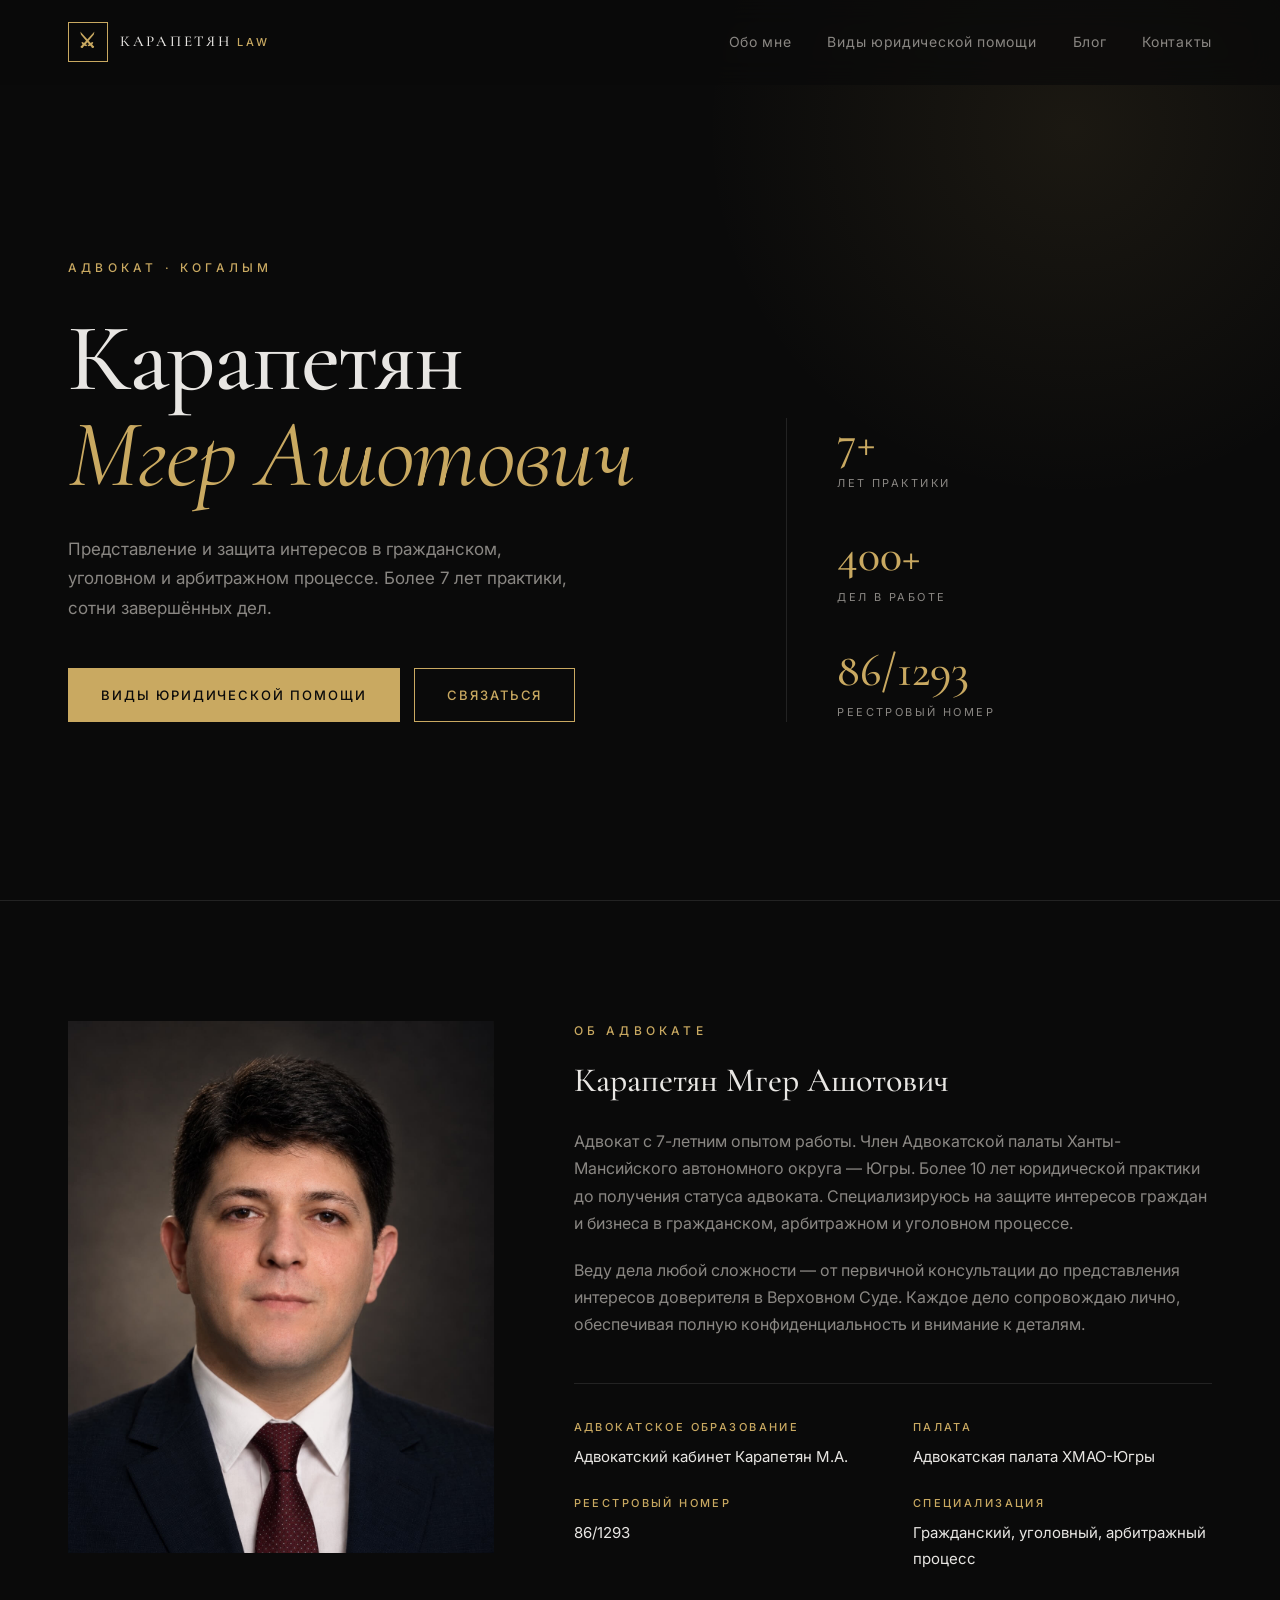
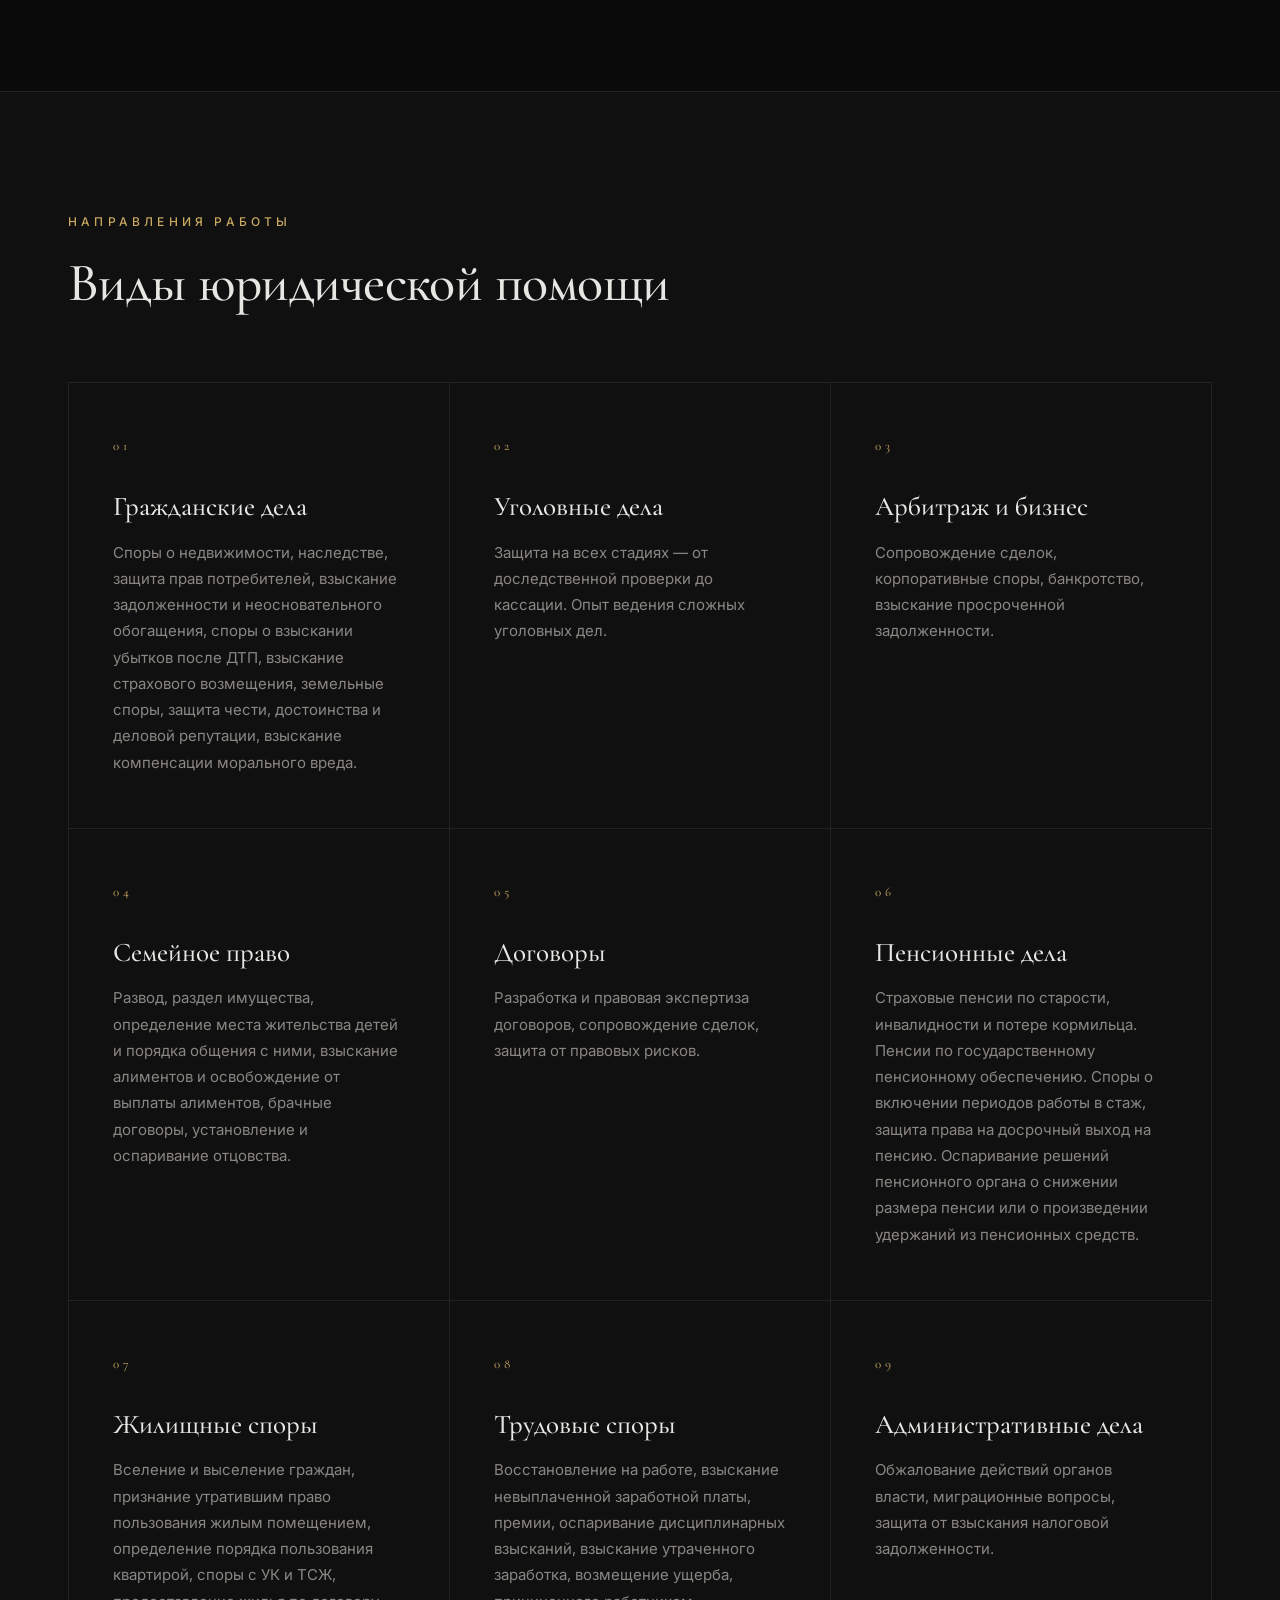
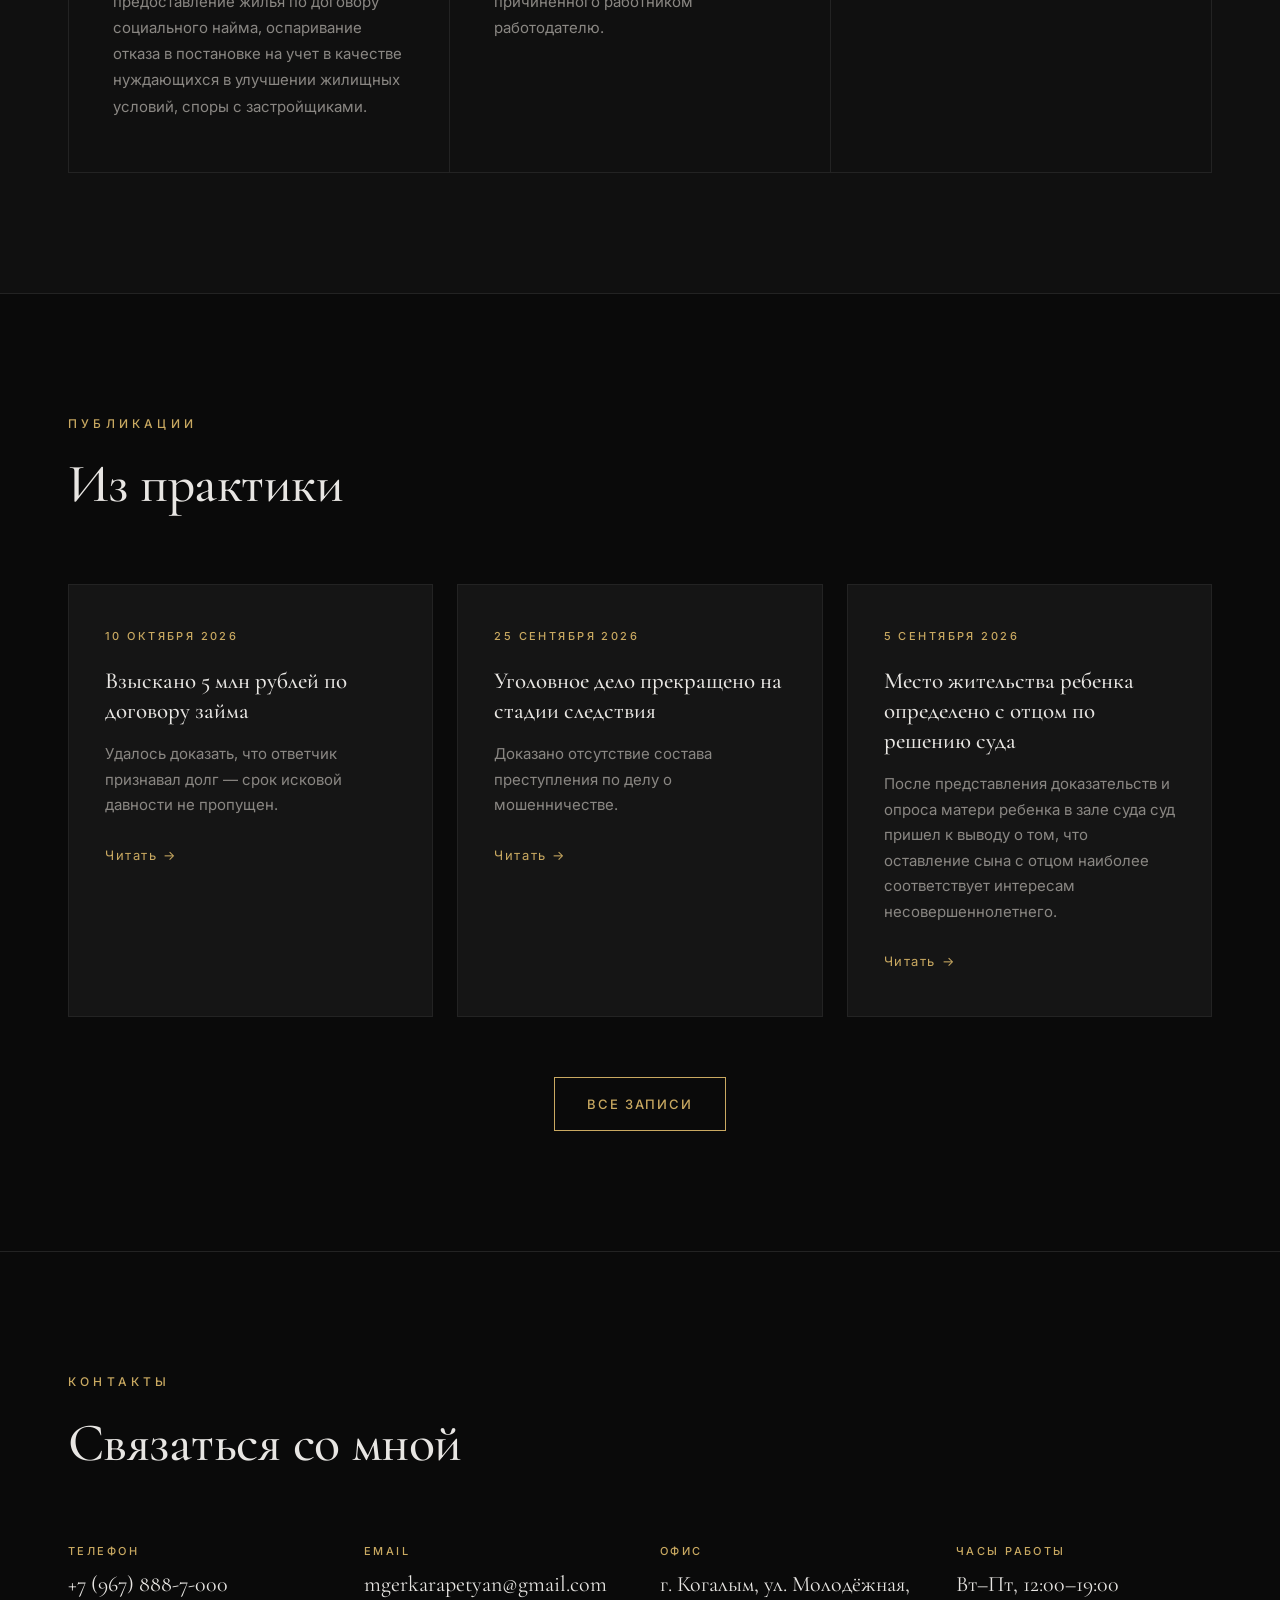
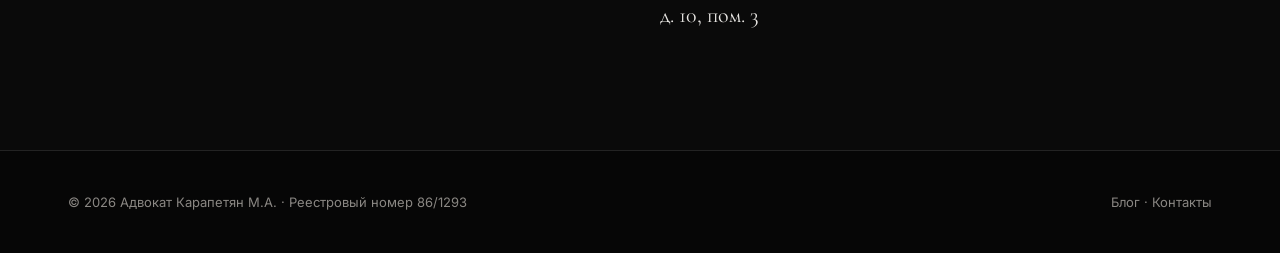
<file: index.html>
<!DOCTYPE html>
<html lang="ru">
<head>
    <meta charset="UTF-8">
    <meta name="viewport" content="width=device-width, initial-scale=1.0">
    <meta name="description" content="Адвокат Карапетян Мгер Ашотович — юридическая помощь в г. Когалыме Гражданские, уголовные, арбитражные дела.">
    <title>Адвокат Карапетян М.А. — Юридическая помощь в г. Когалыме</title>

    <!-- Шрифты Google Fonts: Cormorant Garamond (заголовки) + Inter (текст) -->
    <link rel="preconnect" href="https://fonts.googleapis.com">
    <link rel="preconnect" href="https://fonts.gstatic.com" crossorigin>
    <link href="https://fonts.googleapis.com/css2?family=Cormorant+Garamond:ital,wght@0,400;0,500;0,600;1,400;1,500&family=Inter:wght@300;400;500;600&display=swap" rel="stylesheet">

    <!-- Подключение дизайна -->
    <link rel="stylesheet" href="style.css">
</head>
<body>

<!-- ===================== ШАПКА ===================== -->
<header class="site-header" id="siteHeader">
    <div class="container header-inner">
        <a href="index.html" class="logo">
            <span class="logo-mark">⚔</span>
            <span class="logo-text">КАРАПЕТЯН<em>LAW</em></span>
        </a>
        <nav class="nav" id="nav">
            <a href="#about">Обо мне</a>
            <a href="#services">Виды юридической помощи</a>
            <a href="blog.html">Блог</a>
            <a href="#contacts">Контакты</a>
        </nav>
        <button class="burger" id="burger" aria-label="Открыть меню">
            <span></span><span></span><span></span>
        </button>
    </div>
</header>

<!-- ===================== ГЛАВНЫЙ ЭКРАН ===================== -->
<section class="hero">
    <div class="container hero-inner">
        <div class="hero-text">
            <div class="hero-eyebrow">Адвокат · Когалым</div>
            <h1>Карапетян<br><span>Мгер Ашотович</span></h1>
            <p class="hero-subtitle">
                Представление и защита интересов в гражданском, уголовном и арбитражном процессе.
                Более 7 лет практики, сотни завершённых дел.
            </p>
            <div class="hero-actions">
                <a href="#services" class="btn btn-primary">Виды юридической помощи</a>
                <a href="#contacts" class="btn btn-ghost">Связаться</a>
            </div>
        </div>
        <div class="hero-meta">
            <div class="meta-item">
                <div class="meta-num">7+</div>
                <div class="meta-label">лет практики</div>
            </div>
            <div class="meta-item">
                <div class="meta-num">400+</div>
                <div class="meta-label">дел в работе</div>
            </div>
            <div class="meta-item">
                <div class="meta-num">86/1293</div>
                <div class="meta-label">реестровый номер</div>
            </div>
        </div>
    </div>
</section>

<!-- ===================== ОБО МНЕ ===================== -->
<section class="about" id="about">
    <div class="container">
        <div class="about-grid">
            <div class="about-photo">
    <img src="karapetyan1.jpg" alt="Адвокат Карапетян">
            </div>
            <div class="about-text">
                <span class="section-num">Об адвокате</span>
                <h3>Карапетян Мгер Ашотович</h3>
                <p>
                    Адвокат с 7-летним опытом работы. Член Адвокатской палаты Ханты-Мансийского автономного округа — Югры. 
                    Более 10 лет юридической практики до получения статуса адвоката.
                    Специализируюсь на защите интересов граждан и бизнеса в гражданском,
                    арбитражном и уголовном процессе.
                </p>
                <p>
                    Веду дела любой сложности — от первичной консультации до представления
                    интересов доверителя в Верховном Суде. Каждое дело сопровождаю лично,
                    обеспечивая полную конфиденциальность и внимание к деталям.
                </p>
                <div class="about-facts">
                    <div>
                        <div class="fact-label">Адвокатское образование</div>
                        <div class="fact-value">Адвокатский кабинет Карапетян М.А.</div>
                    </div>
                    <div>
                        <div class="fact-label">Палата</div>
                        <div class="fact-value">Адвокатская палата ХМАО-Югры</div>
                    </div>
                    <div>
                        <div class="fact-label">Реестровый номер</div>
                        <div class="fact-value">86/1293</div>
                    </div>
                    <div>
                        <div class="fact-label">Специализация</div>
                        <div class="fact-value">Гражданский, уголовный, арбитражный процесс</div>
                    </div>
                </div>
            </div>
        </div>
    </div>
</section>

<!-- ===================== ВИДЫ ЮРИДИЧЕСКИХ УСЛУГ ===================== -->
<section class="services" id="services">
    <div class="container">
        <div class="section-head">
            <span class="section-num">Направления работы</span>
            <h2 class="section-title">Виды юридической помощи</h2>
        </div>
        <div class="services-grid">
            <div class="service-card">
                <span class="service-num">01</span>
                <h3>Гражданские дела</h3>
                <p>Споры о недвижимости, наследстве, защита прав потребителей, взыскание задолженности и неосновательного обогащения, споры о взыскании убытков после ДТП, взыскание страхового возмещения, земельные споры, защита чести, достоинства и деловой репутации, взыскание компенсации морального вреда.</p>
            </div>
            <div class="service-card">
                <span class="service-num">02</span>
                <h3>Уголовные дела</h3>
                <p>Защита на всех стадиях — от доследственной проверки до кассации. Опыт ведения сложных уголовных дел.</p>
            </div>
            <div class="service-card">
                <span class="service-num">03</span>
                <h3>Арбитраж и бизнес</h3>
                <p>Сопровождение сделок, корпоративные споры, банкротство, взыскание просроченной задолженности.</p>
            </div>
            <div class="service-card">
                <span class="service-num">04</span>
                <h3>Семейное право</h3>
                <p>Развод, раздел имущества, определение места жительства детей и порядка общения с ними, взыскание алиментов и освобождение от выплаты алиментов, брачные договоры, установление и оспаривание отцовства.</p>
            </div>
            <div class="service-card">
                <span class="service-num">05</span>
                <h3>Договоры</h3>
                <p>Разработка и правовая экспертиза договоров, сопровождение сделок, защита от правовых рисков.</p>
            </div>
            <div class="service-card">
                <span class="service-num">06</span>
                <h3>Пенсионные дела</h3>
                <p>Страховые пенсии по старости, инвалидности и потере кормильца. Пенсии по государственному пенсионному обеспечению. Споры о включении периодов работы в стаж, защита права на досрочный выход на пенсию. Оспаривание решений пенсионного органа о снижении размера пенсии или о произведении удержаний из пенсионных средств.</p>
            </div>
            <div class="service-card">
                <span class="service-num">07</span>
                <h3>Жилищные споры</h3>
                <p>Вселение и выселение граждан, признание утратившим право пользования жилым помещением, определение порядка пользования квартирой, споры с УК и ТСЖ, предоставление жилья по договору социального найма, оспаривание отказа в постановке на учет в качестве нуждающихся в улучшении жилищных условий, споры с застройщиками.</p>
            </div>
            <div class="service-card">
                <span class="service-num">08</span>
                <h3>Трудовые споры</h3>
                <p>Восстановление на работе, взыскание невыплаченной заработной платы, премии, оспаривание дисциплинарных взысканий, взыскание утраченного заработка, возмещение ущерба, причиненного работником работодателю.</p>
            </div>
            <div class="service-card">
                <span class="service-num">09</span>
                <h3>Административные дела</h3>
                <p>Обжалование действий органов власти, миграционные вопросы, защита от взыскания налоговой задолженности.</p>
            </div>
        </div>
    </div>
</section>

<!-- ===================== БЛОГ (анонсы) ===================== -->
<section class="blog" id="blog">
    <div class="container">
        <div class="section-head">
            <span class="section-num">Публикации</span>
            <h2 class="section-title">Из практики</h2>
        </div>
        <div class="blog-preview">
            <a href="posts/2026-10-10-vzyskanie-dolga.html" class="post-card">
                <div class="post-date">10 октября 2026</div>
                <h4>Взыскано 5 млн рублей по договору займа</h4>
                <p>Удалось доказать, что ответчик признавал долг — срок исковой давности не пропущен.</p>
                <span class="post-arrow">Читать →</span>
            </a>
            <a href="posts/2026-09-25-ugolovnoe-delo.html" class="post-card">
                <div class="post-date">25 сентября 2026</div>
                <h4>Уголовное дело прекращено на стадии следствия</h4>
                <p>Доказано отсутствие состава преступления по делу о мошенничестве.</p>
                <span class="post-arrow">Читать →</span>
            </a>
            <a href="posts/2026-09-05-shtraf-gibdd.html" class="post-card">
                <div class="post-date">5 сентября 2026</div>
                <h4>Место жительства ребенка определено с отцом по решению суда</h4>
                <p>После представления доказательств и опроса матери ребенка в зале суда суд пришел к выводу о том, что оставление сына с отцом наиболее соответствует интересам несовершеннолетнего.</p>
                <span class="post-arrow">Читать →</span>
            </a>
        </div>
        <div class="blog-more">
            <a href="blog.html" class="btn btn-ghost">Все записи</a>
        </div>
    </div>
</section>

<!-- ===================== КОНТАКТЫ ===================== -->
<section class="contacts" id="contacts">
    <div class="container">
        <div class="section-head">
            <span class="section-num">Контакты</span>
            <h2 class="section-title">Связаться со мной</h2>
        </div>
        <div class="contacts-grid">
            <div class="contact-item">
                <div class="fact-label">Телефон</div>
                <div class="value"><a href="tel:+79991234567">+7 (967) 888-7-000</a></div>
            </div>
            <div class="contact-item">
                <div class="fact-label">Email</div>
                <div class="value"><a href="mailto:mgerkarapetyan@gmail.com">mgerkarapetyan@gmail.com</a></div>
            </div>
            <div class="contact-item">
                <div class="fact-label">Офис</div>
                <div class="value">г. Когалым, ул. Молодёжная, д. 10, пом. 3</div>
            </div>
            <div class="contact-item">
                <div class="fact-label">Часы работы</div>
                <div class="value">Вт–Пт, 12:00–19:00</div>
            </div>
        </div>
    </div>
</section>

<!-- ===================== ПОДВАЛ ===================== -->
<footer class="site-footer">
    <div class="container footer-inner">
        <div>© <span id="year">2026</span> Адвокат Карапетян М.А. · Реестровый номер 86/1293</div>
        <div><a href="blog.html">Блог</a> · <a href="#contacts">Контакты</a></div>
    </div>
</footer>

<!-- Подключение скриптов -->
<script src="script.js"></script>

</body>
</html>
</file>
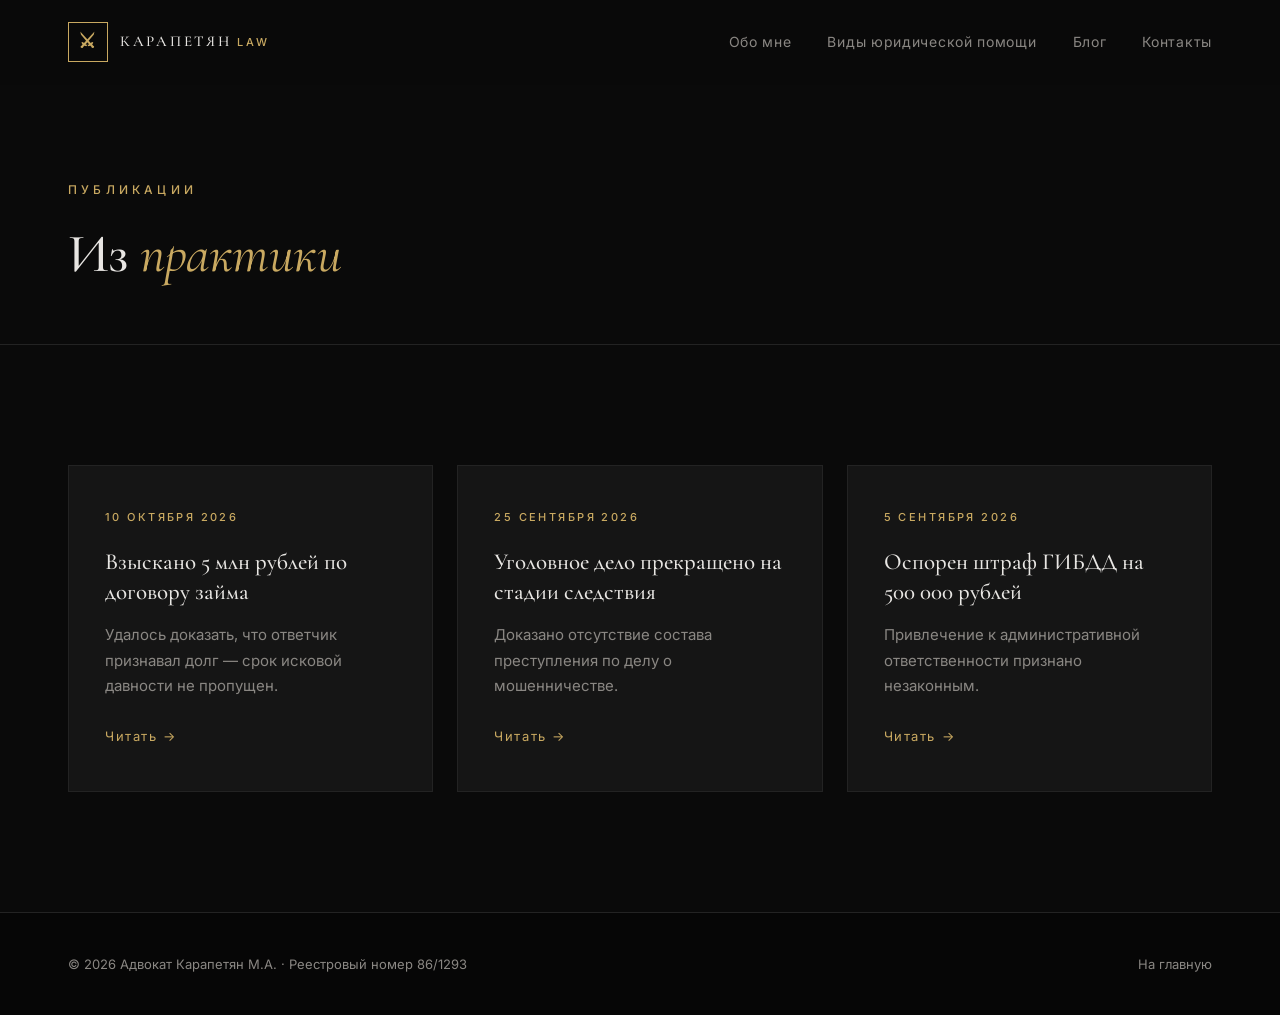
<file: blog.html>
<!DOCTYPE html>
<html lang="ru">
<head>
    <meta charset="UTF-8">
    <meta name="viewport" content="width=device-width, initial-scale=1.0">
    <title>Блог — Адвокат Карапетян М.А.</title>
    <link rel="preconnect" href="https://fonts.googleapis.com">
    <link rel="preconnect" href="https://fonts.gstatic.com" crossorigin>
    <link href="https://fonts.googleapis.com/css2?family=Cormorant+Garamond:ital,wght@0,400;0,500;0,600;1,400;1,500&family=Inter:wght@300;400;500;600&display=swap" rel="stylesheet">
    <link rel="stylesheet" href="style.css">
</head>
<body>

<header class="site-header scrolled" id="siteHeader">
    <div class="container header-inner">
        <a href="index.html" class="logo">
            <span class="logo-mark">⚔</span>
            <span class="logo-text">КАРАПЕТЯН<em>LAW</em></span>
        </a>
        <nav class="nav" id="nav">
            <a href="index.html#about">Обо мне</a>
            <a href="index.html#services">Виды юридической помощи</a>
            <a href="blog.html">Блог</a>
            <a href="index.html#contacts">Контакты</a>
        </nav>
        <button class="burger" id="burger" aria-label="Открыть меню">
            <span></span><span></span><span></span>
        </button>
    </div>
</header>

<div class="page-hero">
    <div class="container">
        <span class="section-num">Публикации</span>
        <h1 class="section-title">Из <em>практики</em></h1>
    </div>
</div>

<section class="blog">
    <div class="container">
        <div class="blog-preview">
            <a href="posts/2026-10-10-vzyskanie-dolga.html" class="post-card">
                <div class="post-date">10 октября 2026</div>
                <h4>Взыскано 5 млн рублей по договору займа</h4>
                <p>Удалось доказать, что ответчик признавал долг — срок исковой давности не пропущен.</p>
                <span class="post-arrow">Читать →</span>
            </a>
            <a href="posts/2026-09-25-ugolovnoe-delo.html" class="post-card">
                <div class="post-date">25 сентября 2026</div>
                <h4>Уголовное дело прекращено на стадии следствия</h4>
                <p>Доказано отсутствие состава преступления по делу о мошенничестве.</p>
                <span class="post-arrow">Читать →</span>
            </a>
            <a href="posts/2026-09-05-shtraf-gibdd.html" class="post-card">
                <div class="post-date">5 сентября 2026</div>
                <h4>Оспорен штраф ГИБДД на 500 000 рублей</h4>
                <p>Привлечение к административной ответственности признано незаконным.</p>
                <span class="post-arrow">Читать →</span>
            </a>
        </div>
    </div>
</section>

<footer class="site-footer">
    <div class="container footer-inner">
        <div>© <span id="year">2026</span> Адвокат Карапетян М.А. · Реестровый номер 86/1293</div>
        <div><a href="index.html">На главную</a></div>
    </div>
</footer>

<script src="script.js"></script>
</body>
</html>
</file>
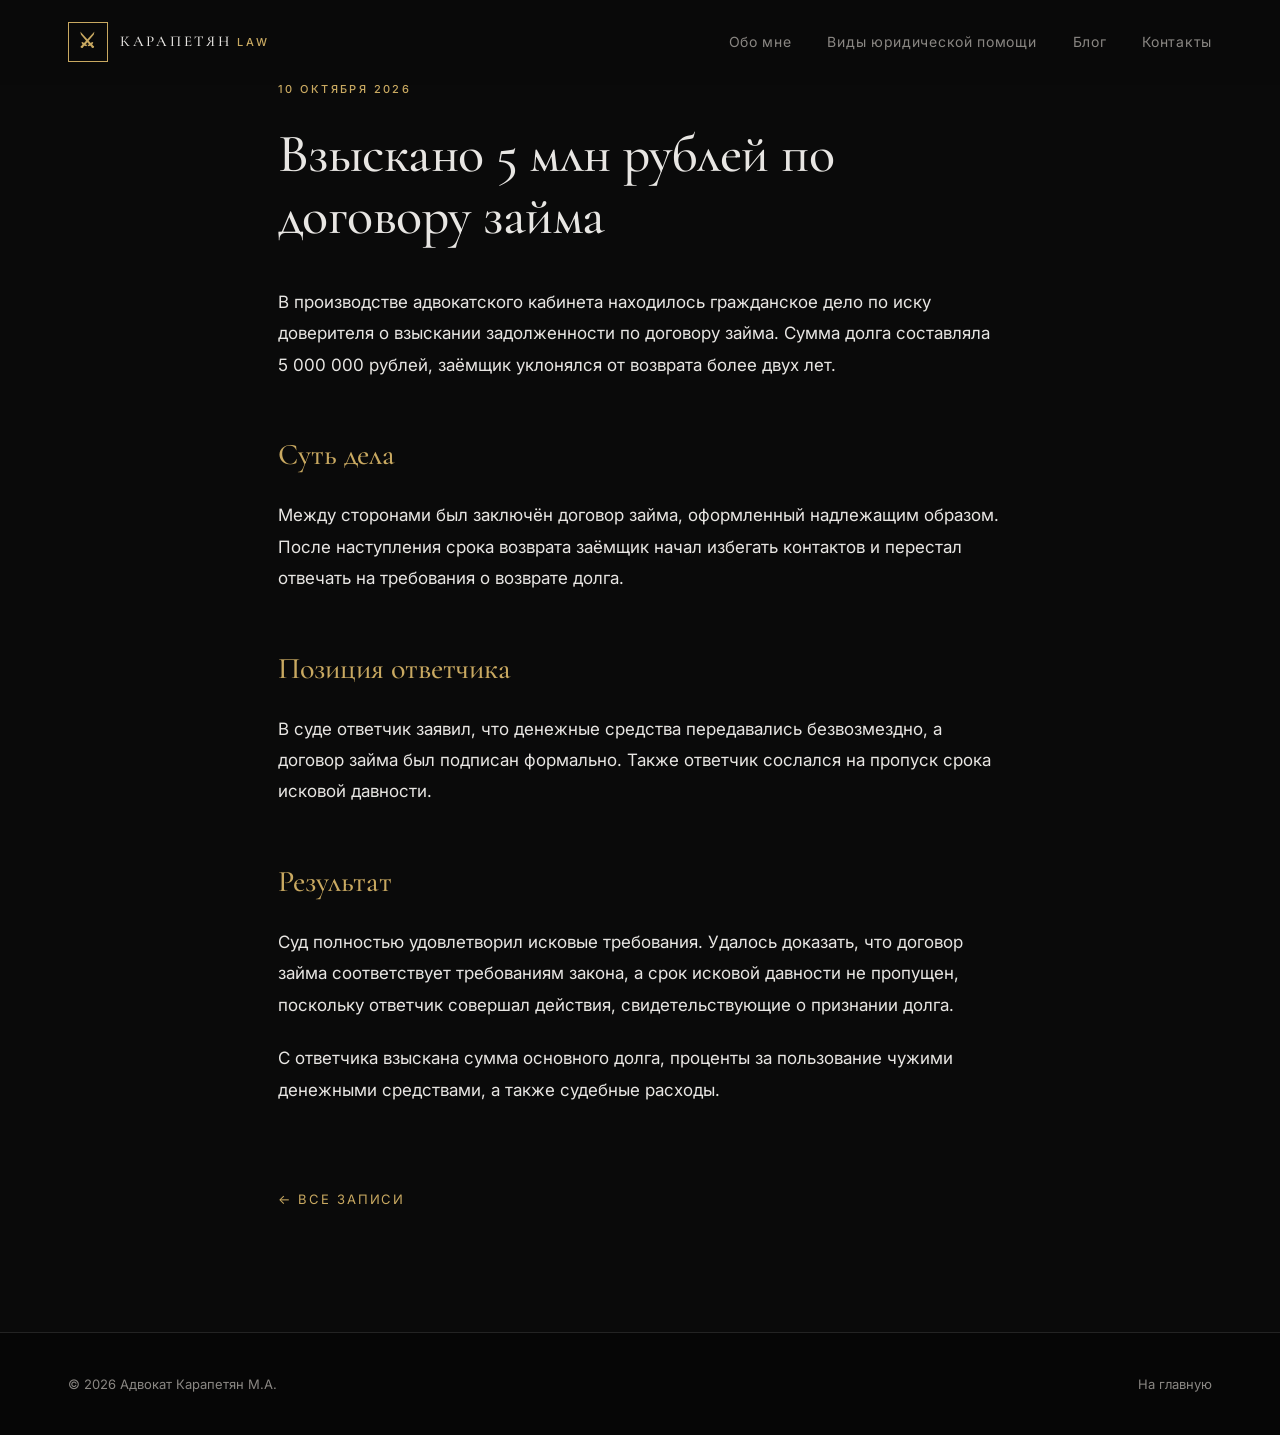
<file: posts/2026-10-10-vzyskanie-dolga.html>
<!DOCTYPE html>
<html lang="ru">
<head>
    <meta charset="UTF-8">
    <meta name="viewport" content="width=device-width, initial-scale=1.0">
    <title>Взыскано 5 млн рублей — Блог адвоката Карапетяна</title>
    <link rel="preconnect" href="https://fonts.googleapis.com">
    <link rel="preconnect" href="https://fonts.gstatic.com" crossorigin>
    <link href="https://fonts.googleapis.com/css2?family=Cormorant+Garamond:ital,wght@0,400;0,500;0,600;1,400;1,500&family=Inter:wght@300;400;500;600&display=swap" rel="stylesheet">
    <link rel="stylesheet" href="../style.css">
</head>
<body>

<header class="site-header scrolled" id="siteHeader">
    <div class="container header-inner">
        <a href="../index.html" class="logo">
            <span class="logo-mark">⚔</span>
            <span class="logo-text">КАРАПЕТЯН<em>LAW</em></span>
        </a>
        <nav class="nav" id="nav">
            <a href="../index.html#about">Обо мне</a>
            <a href="../index.html#services">Виды юридической помощи</a>
            <a href="../blog.html">Блог</a>
            <a href="../index.html#contacts">Контакты</a>
        </nav>
        <button class="burger" id="burger" aria-label="Открыть меню">
            <span></span><span></span><span></span>
        </button>
    </div>
</header>

<section class="post-single">
    <div class="container">
        <div class="post-date">10 октября 2026</div>
        <h1>Взыскано 5 млн рублей по договору займа</h1>
        <article>
            <p>В производстве адвокатского кабинета находилось гражданское дело по иску доверителя о взыскании задолженности по договору займа. Сумма долга составляла 5 000 000 рублей, заёмщик уклонялся от возврата более двух лет.</p>

            <h2>Суть дела</h2>
            <p>Между сторонами был заключён договор займа, оформленный надлежащим образом. После наступления срока возврата заёмщик начал избегать контактов и перестал отвечать на требования о возврате долга.</p>

            <h2>Позиция ответчика</h2>
            <p>В суде ответчик заявил, что денежные средства передавались безвозмездно, а договор займа был подписан формально. Также ответчик сослался на пропуск срока исковой давности.</p>

            <h2>Результат</h2>
            <p>Суд полностью удовлетворил исковые требования. Удалось доказать, что договор займа соответствует требованиям закона, а срок исковой давности не пропущен, поскольку ответчик совершал действия, свидетельствующие о признании долга.</p>
            <p>С ответчика взыскана сумма основного долга, проценты за пользование чужими денежными средствами, а также судебные расходы.</p>
        </article>
        <a href="../blog.html" class="post-back">← Все записи</a>
    </div>
</section>

<footer class="site-footer">
    <div class="container footer-inner">
        <div>© <span id="year">2026</span> Адвокат Карапетян М.А.</div>
        <div><a href="../index.html">На главную</a></div>
    </div>
</footer>

<script src="../script.js"></script>
</body>
</html>
</file>
<file: style.css>
/* =========================================================
   ПЕРЕМЕННЫЕ (цвета, шрифты) — меняйте здесь, применяется везде
   ========================================================= */
:root {
    --bg:        #0a0a0a;   /* основной фон */
    --bg-2:      #101010;   /* фон чередующихся секций */
    --card:      #151515;   /* фон карточек */
    --border:    #232323;   /* тонкие линии-разделители */
    --gold:      #c9a961;   /* акцентный золотой */
    --gold-hi:   #e2c68a;   /* золотой при наведении */
    --text:      #e8e6e3;   /* основной текст */
    --muted:     #8a8783;   /* второстепенный текст */
    --serif:     'Cormorant Garamond', Georgia, serif;
    --sans:      'Inter', system-ui, -apple-system, sans-serif;
}

/* =========================================================
   БАЗА
   ========================================================= */
* { margin: 0; padding: 0; box-sizing: border-box; }
html { scroll-behavior: smooth; }
body {
    background: var(--bg);
    color: var(--text);
    font-family: var(--sans);
    font-size: 16px;
    line-height: 1.7;
    -webkit-font-smoothing: antialiased;
    overflow-x: hidden;
}
img { max-width: 100%; display: block; }
a { color: inherit; }

.container {
    max-width: 1200px;
    margin: 0 auto;
    padding: 0 28px;
}

/* =========================================================
   ШАПКА
   ========================================================= */
.site-header {
    position: fixed;
    top: 0; left: 0; right: 0;
    z-index: 100;
    padding: 22px 0;
    background: rgba(10, 10, 10, 0.72);
    backdrop-filter: blur(14px);
    -webkit-backdrop-filter: blur(14px);
    border-bottom: 1px solid transparent;
    transition: padding 0.3s ease, border-color 0.3s ease;
}
.site-header.scrolled {
    padding: 14px 0;
    border-bottom-color: var(--border);
}
.header-inner {
    display: flex;
    justify-content: space-between;
    align-items: center;
    gap: 30px;
}
.logo {
    display: flex;
    align-items: center;
    gap: 12px;
    text-decoration: none;
    color: var(--text);
    font-family: var(--serif);
    letter-spacing: 0.08em;
}
.logo-mark {
    width: 40px; height: 40px;
    border: 1px solid var(--gold);
    color: var(--gold);
    display: grid; place-items: center;
    font-size: 20px;
    font-family: var(--serif);
    font-weight: 600;
}
.logo-text {
    font-size: 15px;
    font-weight: 500;
    letter-spacing: 0.18em;
}
.logo-text em {
    color: var(--gold);
    font-style: normal;
    font-family: var(--sans);
    font-size: 11px;
    letter-spacing: 0.28em;
    margin-left: 6px;
}
.nav {
    display: flex;
    gap: 36px;
}
.nav a {
    color: var(--muted);
    text-decoration: none;
    font-size: 14px;
    letter-spacing: 0.05em;
    transition: color 0.3s;
    position: relative;
}
.nav a:hover { color: var(--gold); }
.nav a::after {
    content: '';
    position: absolute;
    left: 0; bottom: -6px;
    width: 0; height: 1px;
    background: var(--gold);
    transition: width 0.3s;
}
.nav a:hover::after { width: 100%; }

.burger {
    display: none;
    background: none;
    border: none;
    cursor: pointer;
    width: 28px; height: 20px;
    position: relative;
    z-index: 200;
}
.burger span {
    position: absolute;
    left: 0;
    width: 100%; height: 1px;
    background: var(--text);
    transition: 0.3s;
}
.burger span:nth-child(1) { top: 0; }
.burger span:nth-child(2) { top: 9px; }
.burger span:nth-child(3) { top: 18px; }
.burger.active span:nth-child(1) { top: 9px; transform: rotate(45deg); }
.burger.active span:nth-child(2) { opacity: 0; }
.burger.active span:nth-child(3) { top: 9px; transform: rotate(-45deg); }

/* =========================================================
   ГЛАВНЫЙ ЭКРАН
   ========================================================= */
.hero {
    padding: 200px 0 120px;
    min-height: 100vh;
    display: flex;
    align-items: center;
    position: relative;
    overflow: hidden;
}
.hero::before {
    content: '';
    position: absolute;
    top: -30%; right: -15%;
    width: 800px; height: 800px;
    background: radial-gradient(circle, rgba(201, 169, 97, 0.09), transparent 65%);
    pointer-events: none;
}
.hero-inner {
    display: grid;
    grid-template-columns: 1.5fr 1fr;
    gap: 80px;
    align-items: end;
    position: relative;
    z-index: 1;
    width: 100%;
}
.hero-eyebrow {
    color: var(--gold);
    font-size: 12px;
    letter-spacing: 0.35em;
    text-transform: uppercase;
    margin-bottom: 32px;
    font-weight: 500;
}
.hero h1 {
    font-family: var(--serif);
    font-size: clamp(48px, 7.5vw, 104px);
    line-height: 1;
    font-weight: 500;
    letter-spacing: -0.015em;
    margin-bottom: 32px;
}
.hero h1 span {
    color: var(--gold);
    font-style: italic;
    font-weight: 400;
}
.hero-subtitle {
    color: var(--muted);
    font-size: 17px;
    max-width: 520px;
    margin-bottom: 44px;
    line-height: 1.75;
}
.hero-actions {
    display: flex;
    gap: 14px;
    flex-wrap: wrap;
}

.btn {
    display: inline-flex;
    align-items: center;
    gap: 10px;
    padding: 15px 32px;
    font-size: 13px;
    letter-spacing: 0.15em;
    text-decoration: none;
    text-transform: uppercase;
    font-weight: 500;
    transition: all 0.3s ease;
    border: 1px solid var(--gold);
    cursor: pointer;
    font-family: var(--sans);
}
.btn-primary {
    background: var(--gold);
    color: #0a0a0a;
}
.btn-primary:hover {
    background: transparent;
    color: var(--gold);
}
.btn-ghost {
    background: transparent;
    color: var(--gold);
}
.btn-ghost:hover {
    background: var(--gold);
    color: #0a0a0a;
}

.hero-meta {
    display: flex;
    flex-direction: column;
    gap: 40px;
    border-left: 1px solid var(--border);
    padding-left: 50px;
}
.meta-num {
    font-family: var(--serif);
    font-size: 46px;
    color: var(--gold);
    line-height: 1;
    margin-bottom: 10px;
    font-weight: 500;
}
.meta-label {
    font-size: 11px;
    letter-spacing: 0.22em;
    text-transform: uppercase;
    color: var(--muted);
}

/* =========================================================
   ОБЩИЕ ЗАГОЛОВКИ СЕКЦИЙ
   ========================================================= */
section { padding: 120px 0; }
.section-head { margin-bottom: 70px; max-width: 640px; }
.section-num {
    color: var(--gold);
    font-size: 12px;
    letter-spacing: 0.35em;
    text-transform: uppercase;
    margin-bottom: 20px;
    display: block;
    font-weight: 500;
}
.section-title {
    font-family: var(--serif);
    font-size: clamp(34px, 4.5vw, 54px);
    line-height: 1.1;
    font-weight: 500;
    letter-spacing: -0.01em;
}
.section-title em {
    color: var(--gold);
    font-style: italic;
    font-weight: 400;
}

/* =========================================================
   ОБО МНЕ
   ========================================================= */
.about { border-top: 1px solid var(--border); }
.about-grid {
    display: grid;
    grid-template-columns: 1fr 1.5fr;
    gap: 80px;
    align-items: start;
}
.about-photo {
    width: 100%;
    height: 100%;
    object-fit: cover;
    display: block;
}
.about-photo-monogram {
    font-family: var(--serif);
    font-size: 140px;
    color: var(--gold);
    font-style: italic;
    font-weight: 400;
    opacity: 0.55;
    letter-spacing: -0.05em;
}
.about-text h3 {
    font-family: var(--serif);
    font-size: 34px;
    font-weight: 500;
    margin-bottom: 26px;
    line-height: 1.2;
}
.about-text p {
    color: var(--muted);
    margin-bottom: 20px;
    font-size: 16px;
}
.about-facts {
    margin-top: 44px;
    padding-top: 34px;
    border-top: 1px solid var(--border);
    display: grid;
    grid-template-columns: 1fr 1fr;
    gap: 24px 40px;
}
.fact-label {
    font-size: 11px;
    letter-spacing: 0.22em;
    text-transform: uppercase;
    color: var(--gold);
    margin-bottom: 8px;
    font-weight: 500;
}
.fact-value {
    color: var(--text);
    font-size: 15px;
}

/* =========================================================
   УСЛУГИ
   ========================================================= */
.services {
    background: var(--bg-2);
    border-top: 1px solid var(--border);
    border-bottom: 1px solid var(--border);
}
.services-grid {
    display: grid;
    grid-template-columns: repeat(3, 1fr);
    gap: 1px;
    background: var(--border);
    border: 1px solid var(--border);
}
.service-card {
    background: var(--bg-2);
    padding: 52px 44px;
    transition: background 0.4s;
}
.service-card:hover { background: #161616; }
.service-num {
    font-family: var(--serif);
    font-size: 13px;
    color: var(--gold);
    letter-spacing: 0.28em;
    margin-bottom: 34px;
    display: block;
}
.service-card h3 {
    font-family: var(--serif);
    font-size: 27px;
    font-weight: 500;
    margin-bottom: 16px;
    line-height: 1.2;
}
.service-card p {
    color: var(--muted);
    font-size: 15px;
    line-height: 1.75;
}

/* =========================================================
   БЛОГ (анонсы на главной)
   ========================================================= */
.blog-preview {
    display: grid;
    grid-template-columns: repeat(3, 1fr);
    gap: 24px;
}
.post-card {
    display: block;
    padding: 42px 36px;
    background: var(--card);
    border: 1px solid var(--border);
    text-decoration: none;
    color: inherit;
    transition: border-color 0.3s, transform 0.3s;
}
.post-card:hover {
    border-color: var(--gold);
    transform: translateY(-4px);
}
.post-date {
    font-size: 11px;
    letter-spacing: 0.22em;
    text-transform: uppercase;
    color: var(--gold);
    margin-bottom: 22px;
    font-weight: 500;
}
.post-card h4 {
    font-family: var(--serif);
    font-size: 23px;
    font-weight: 500;
    line-height: 1.3;
    margin-bottom: 14px;
}
.post-card p {
    color: var(--muted);
    font-size: 15px;
    line-height: 1.7;
}
.post-arrow {
    display: inline-block;
    margin-top: 26px;
    color: var(--gold);
    font-size: 13px;
    letter-spacing: 0.12em;
    transition: transform 0.3s;
}
.post-card:hover .post-arrow { transform: translateX(6px); }

.blog-more { text-align: center; margin-top: 60px; }

/* =========================================================
   КОНТАКТЫ
   ========================================================= */
.contacts {
    background: var(--bg);
    border-top: 1px solid var(--border);
}
.contacts-grid {
    display: grid;
    grid-template-columns: repeat(4, 1fr);
    gap: 40px;
    margin-top: 60px;
}
.contact-item .value {
    font-family: var(--serif);
    font-size: 22px;
    color: var(--text);
    line-height: 1.4;
}
.contact-item .value a {
    color: var(--text);
    text-decoration: none;
    transition: color 0.3s;
}
.contact-item .value a:hover { color: var(--gold); }

/* =========================================================
   ПОДВАЛ
   ========================================================= */
.site-footer {
    padding: 40px 0;
    background: #060606;
    border-top: 1px solid var(--border);
    color: var(--muted);
    font-size: 13px;
}
.footer-inner {
    display: flex;
    justify-content: space-between;
    align-items: center;
    gap: 20px;
    flex-wrap: wrap;
}
.footer-inner a {
    color: var(--muted);
    text-decoration: none;
    transition: color 0.3s;
}
.footer-inner a:hover { color: var(--gold); }

/* =========================================================
   СТРАНИЦА БЛОГА (список) и ОТДЕЛЬНОЙ ЗАПИСИ
   ========================================================= */
.page-hero {
    padding: 180px 0 60px;
    border-bottom: 1px solid var(--border);
}
.page-hero .section-num { margin-bottom: 24px; }

.post-single {
    padding: 80px 0 120px;
}
.post-single .container { max-width: 780px; }
.post-single .post-date { margin-bottom: 24px; }
.post-single h1 {
    font-family: var(--serif);
    font-size: clamp(34px, 5vw, 54px);
    line-height: 1.15;
    font-weight: 500;
    margin-bottom: 40px;
    letter-spacing: -0.01em;
}
.post-single article p {
    color: var(--text);
    font-size: 17px;
    line-height: 1.85;
    margin-bottom: 22px;
}
.post-single article h2 {
    font-family: var(--serif);
    font-size: 30px;
    font-weight: 500;
    margin: 48px 0 20px;
    color: var(--gold);
}
.post-single article ul {
    margin: 0 0 22px 22px;
    color: var(--text);
}
.post-single article li { margin-bottom: 8px; }
.post-back {
    display: inline-block;
    margin-top: 60px;
    color: var(--gold);
    text-decoration: none;
    font-size: 13px;
    letter-spacing: 0.15em;
    text-transform: uppercase;
}
.post-back:hover { color: var(--gold-hi); }

/* =========================================================
   АДАПТИВ
   ========================================================= */
@media (max-width: 1000px) {
    .services-grid { grid-template-columns: repeat(2, 1fr); }
    .blog-preview { grid-template-columns: 1fr; }
    .contacts-grid { grid-template-columns: repeat(2, 1fr); }
}

@media (max-width: 900px) {
    .hero-inner { grid-template-columns: 1fr; gap: 60px; }
    .hero-meta {
        border-left: none;
        border-top: 1px solid var(--border);
        padding-left: 0;
        padding-top: 40px;
        flex-direction: row;
        flex-wrap: wrap;
        gap: 30px;
    }
    .about-grid { grid-template-columns: 1fr; gap: 50px; }
    .about-photo { max-width: 380px; }
    .nav {
        position: fixed;
        top: 0; right: -100%;
        width: 78%; height: 100vh;
        background: var(--bg);
        flex-direction: column;
        padding: 120px 40px 40px;
        gap: 30px;
        transition: right 0.4s ease;
        border-left: 1px solid var(--border);
    }
    .nav.active { right: 0; }
    .nav a { font-size: 22px; }
    .burger { display: block; }
    section { padding: 80px 0; }
    .section-head { margin-bottom: 50px; }
}

@media (max-width: 560px) {
    .container { padding: 0 20px; }
    .hero { padding: 150px 0 70px; }
    .hero-actions { width: 100%; }
    .btn { flex: 1; justify-content: center; padding: 14px 18px; font-size: 12px; }
    .services-grid { grid-template-columns: 1fr; }
    .service-card { padding: 36px 28px; }
    .post-card { padding: 32px 26px; }
    .contacts-grid { grid-template-columns: 1fr; gap: 30px; }
    .about-facts { grid-template-columns: 1fr; }
}
</file>
